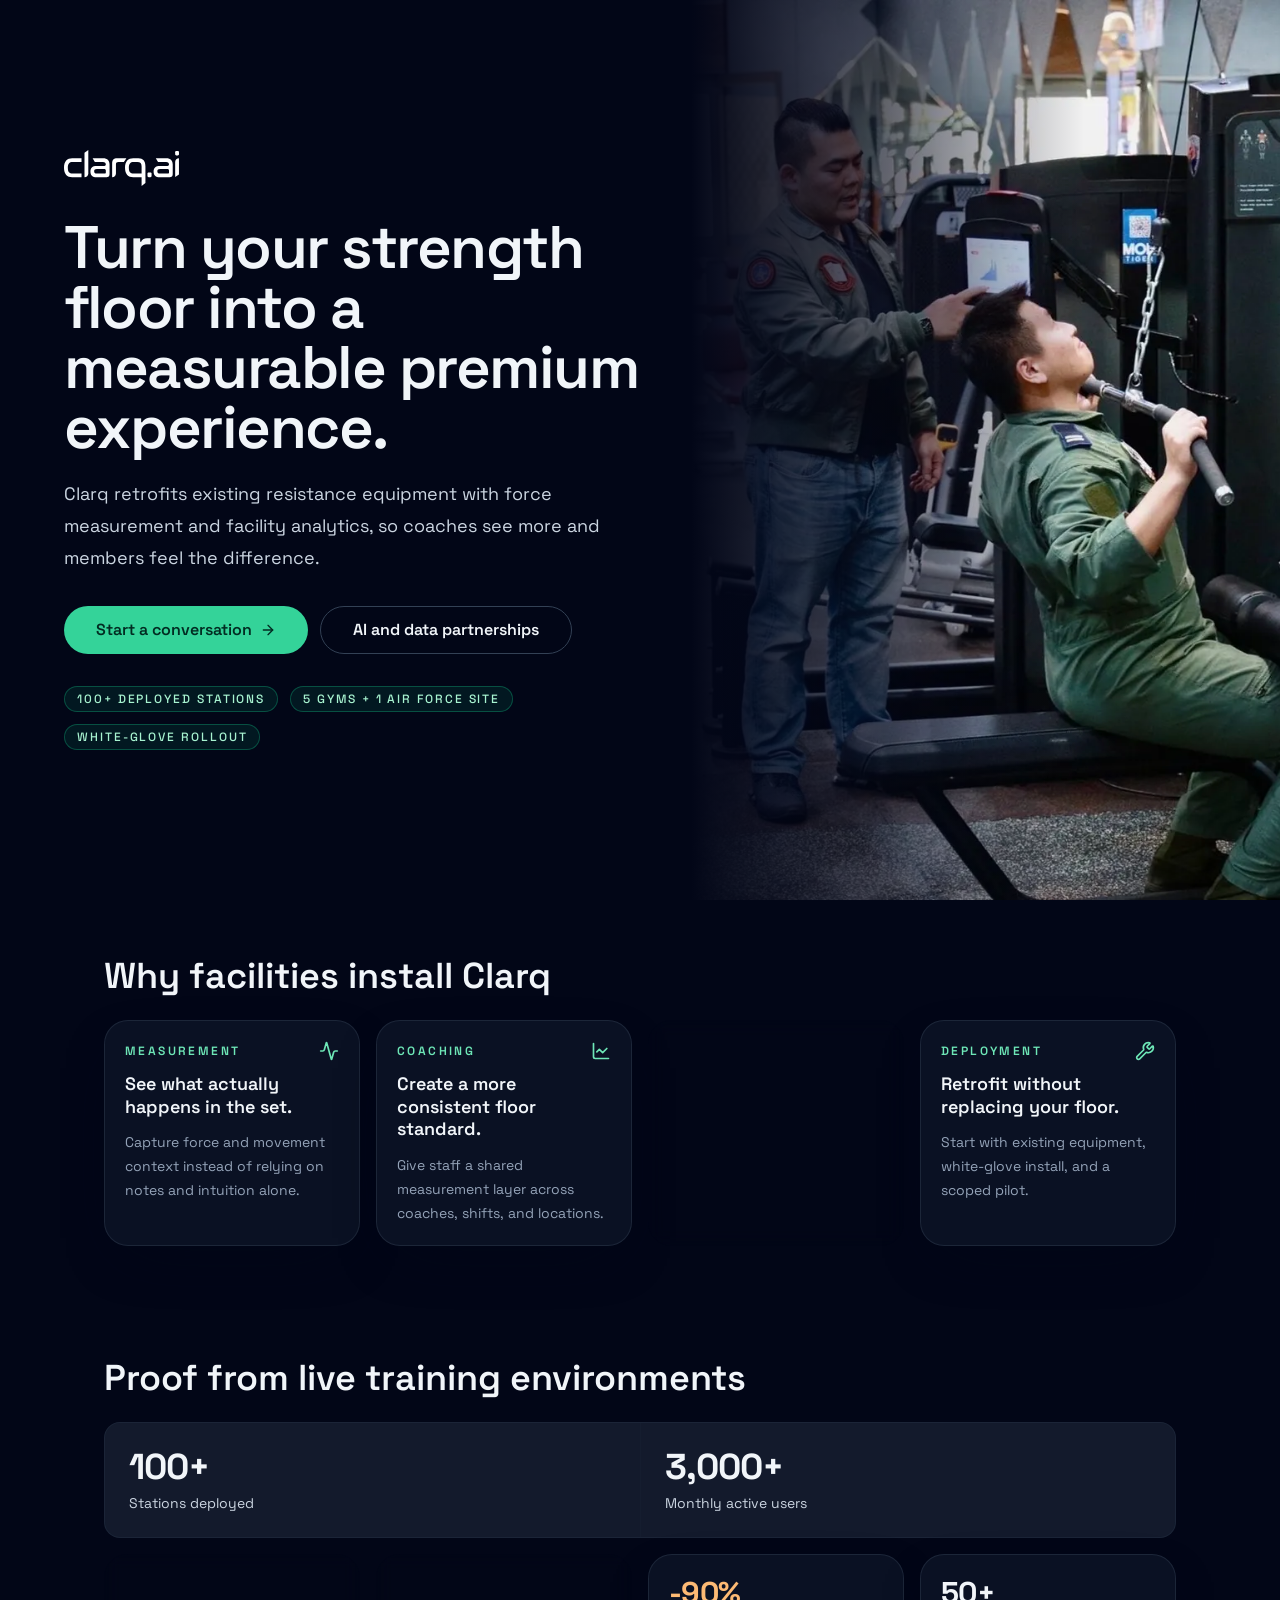
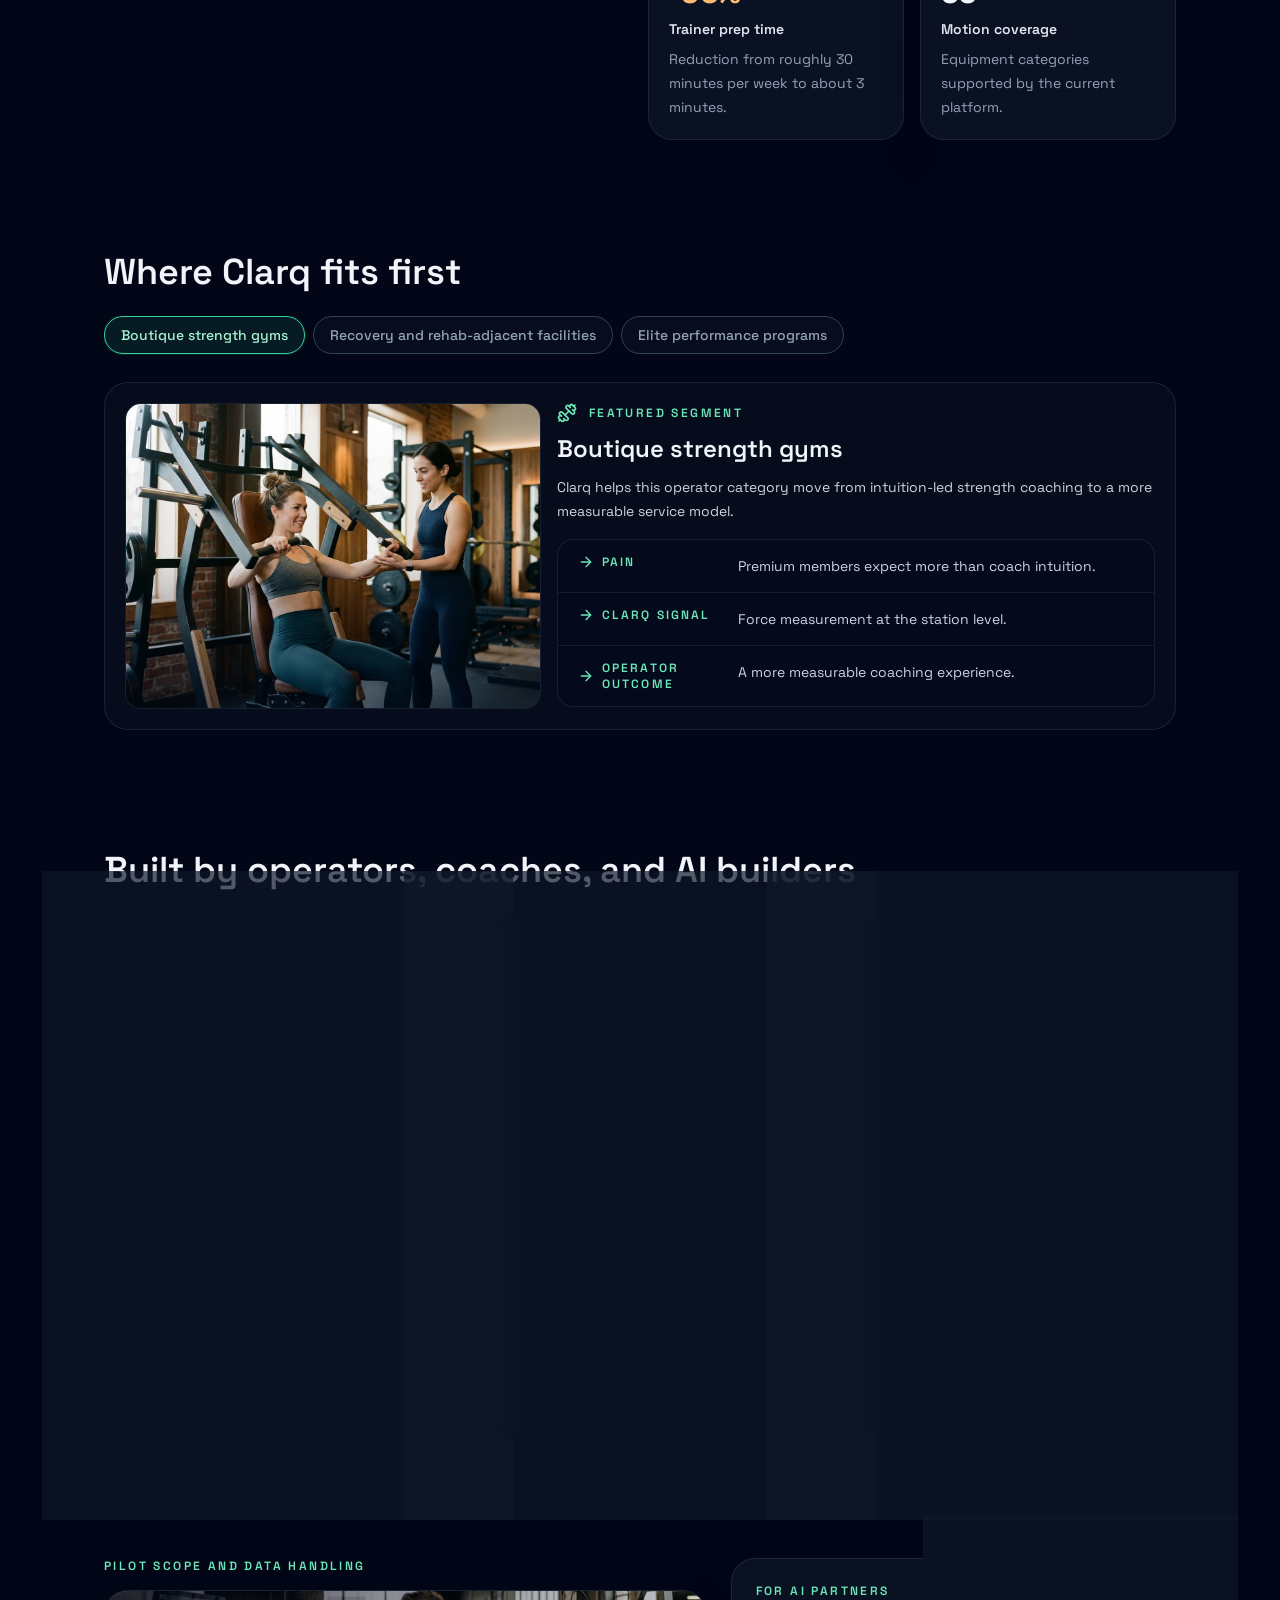
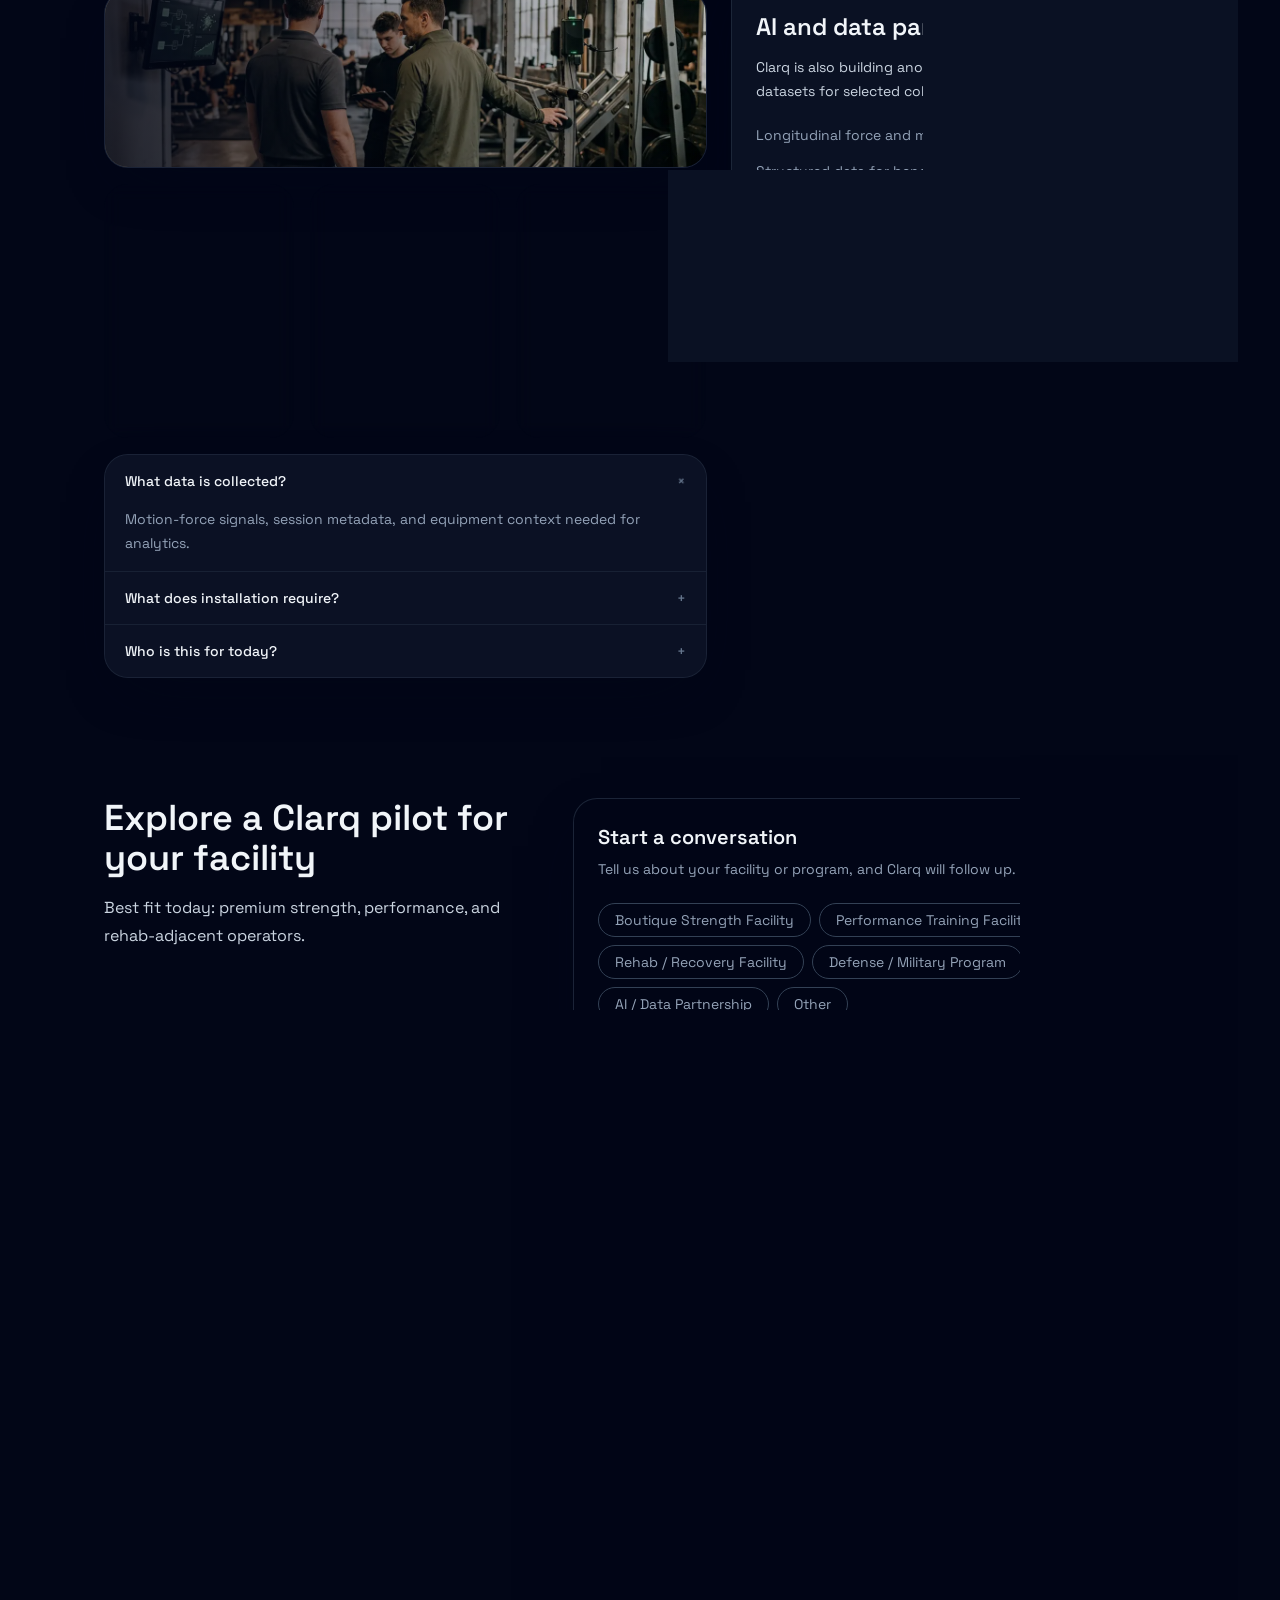
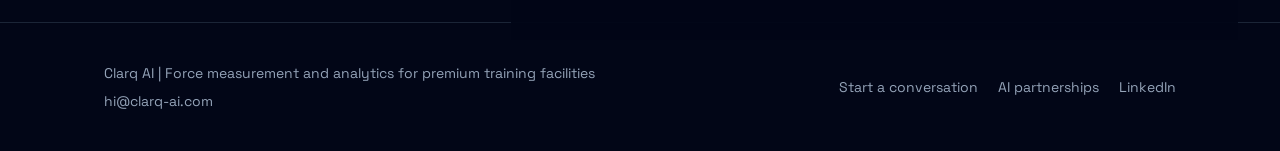
<file: index.html>
<!doctype html>
<html lang="en">
  <head>
    <meta charset="UTF-8" />
    <meta name="viewport" content="width=device-width, initial-scale=1.0" />
    <script>document.documentElement.classList.add('js')</script>
    <title>Clarq.ai | Force Measurement Platform for Premium Training Facilities</title>
    <meta name="description" content="Clarq retrofits commercial strength equipment with force measurement and facility analytics for premium operators." />
    <meta name="keywords" content="force intelligence platform, human force data, gym performance analytics, sensorized resistance equipment, strength training force analytics, facility performance measurement" />
    <meta name="robots" content="index, follow, max-image-preview:large" />
    <meta name="theme-color" content="#020617" />
    <meta name="application-name" content="Clarq.ai" />
    <link rel="canonical" href="https://clarq-ai.com/" />
    <link rel="icon" type="image/png" href="brand/clarq-logo-256.png" />
    <link rel="manifest" href="site.webmanifest" />

    <meta property="og:title" content="Clarq.ai | Force Measurement Platform for Premium Training Facilities" />
    <meta property="og:description" content="Retrofit existing equipment, capture force-based training signals, and bring measurement-first analytics into your facility." />
    <meta property="og:type" content="website" />
    <meta property="og:site_name" content="Clarq.ai" />
    <meta property="og:locale" content="en_US" />
    <meta property="og:url" content="https://clarq-ai.com/" />
    <meta property="og:image" content="https://clarq-ai.com/hero-training-facility.webp" />
    <meta property="og:image:secure_url" content="https://clarq-ai.com/hero-training-facility.webp" />
    <meta property="og:image:type" content="image/webp" />
    <meta property="og:image:alt" content="Clarq sensorized equipment deployed in a premium training facility" />
    <meta name="twitter:card" content="summary_large_image" />
    <meta name="twitter:title" content="Clarq.ai | Force Measurement Platform for Premium Training Facilities" />
    <meta name="twitter:description" content="Retrofit existing equipment, capture force-based training signals, and bring measurement-first analytics into your facility." />
    <meta name="twitter:url" content="https://clarq-ai.com/" />
    <meta name="twitter:image" content="https://clarq-ai.com/hero-training-facility.webp" />
    <meta name="twitter:image:alt" content="Clarq retrofit force measurement platform in a commercial gym setting" />

    <link rel="preconnect" href="https://fonts.googleapis.com" />
    <link rel="preconnect" href="https://fonts.gstatic.com" crossorigin />
    <link rel="stylesheet" href="https://fonts.googleapis.com/css2?family=Space+Grotesk:wght@400;500;600;700&display=swap" />
    <link rel="stylesheet" href="style.css" />

    <script type="application/ld+json">
      {
        "@context": "https://schema.org",
        "@type": "Organization",
        "@id": "https://clarq-ai.com/#organization",
        "name": "Clarq.ai",
        "url": "https://clarq-ai.com/",
        "description": "Clarq retrofits commercial strength equipment with force measurement and facility analytics for premium operators.",
        "logo": "https://clarq-ai.com/brand/clarq-logo-256.png",
        "sameAs": ["https://www.linkedin.com/company/clarq-ai"]
      }
    </script>
    <script type="application/ld+json">
      {
        "@context": "https://schema.org",
        "@type": "WebSite",
        "@id": "https://clarq-ai.com/#website",
        "url": "https://clarq-ai.com/",
        "name": "Clarq.ai",
        "description": "Clarq retrofits commercial strength equipment with force measurement and facility analytics for premium operators.",
        "inLanguage": "en-US",
        "publisher": { "@id": "https://clarq-ai.com/#organization" }
      }
    </script>
    <script type="application/ld+json">
      {
        "@context": "https://schema.org",
        "@type": "FAQPage",
        "mainEntity": [
          { "@type": "Question", "name": "What data is collected?", "acceptedAnswer": { "@type": "Answer", "text": "Motion-force signals, session metadata, and equipment context needed for analytics." } },
          { "@type": "Question", "name": "What does installation require?", "acceptedAnswer": { "@type": "Answer", "text": "A scoped pilot with white-glove install, calibration, and staff onboarding." } },
          { "@type": "Question", "name": "Who is this for today?", "acceptedAnswer": { "@type": "Answer", "text": "Premium strength facilities, specialized performance programs, and rehab-adjacent operators." } }
        ]
      }
    </script>
    <script src="main.js" defer></script>
  </head>
  <body>
    <!-- Lucide icons (ISC license), paths copied from the v1 bundle -->
    <svg width="0" height="0" style="position:absolute" aria-hidden="true">
      <symbol id="i-arrow-right" viewBox="0 0 24 24"><path d="M5 12h14"/><path d="m12 5 7 7-7 7"/></symbol>
      <symbol id="i-activity" viewBox="0 0 24 24"><path d="M22 12h-2.48a2 2 0 0 0-1.93 1.46l-2.35 8.36a.25.25 0 0 1-.48 0L9.24 2.18a.25.25 0 0 0-.48 0l-2.35 8.36A2 2 0 0 1 4.49 12H2"/></symbol>
      <symbol id="i-chart-line" viewBox="0 0 24 24"><path d="M3 3v16a2 2 0 0 0 2 2h16"/><path d="m19 9-5 5-4-4-3 3"/></symbol>
      <symbol id="i-sparkles" viewBox="0 0 24 24"><path d="M11.017 2.814a1 1 0 0 1 1.966 0l1.051 5.558a2 2 0 0 0 1.594 1.594l5.558 1.051a1 1 0 0 1 0 1.966l-5.558 1.051a2 2 0 0 0-1.594 1.594l-1.051 5.558a1 1 0 0 1-1.966 0l-1.051-5.558a2 2 0 0 0-1.594-1.594l-5.558-1.051a1 1 0 0 1 0-1.966l5.558-1.051a2 2 0 0 0 1.594-1.594z"/><path d="M20 2v4"/><path d="M22 4h-4"/><circle cx="4" cy="20" r="2"/></symbol>
      <symbol id="i-wrench" viewBox="0 0 24 24"><path d="M14.7 6.3a1 1 0 0 0 0 1.4l1.6 1.6a1 1 0 0 0 1.4 0l3.106-3.105c.32-.322.863-.22.983.218a6 6 0 0 1-8.259 7.057l-7.91 7.91a1 1 0 0 1-2.999-3l7.91-7.91a6 6 0 0 1 7.057-8.259c.438.12.54.662.219.984z"/></symbol>
      <symbol id="i-dumbbell" viewBox="0 0 24 24"><path d="M17.596 12.768a2 2 0 1 0 2.829-2.829l-1.768-1.767a2 2 0 0 0 2.828-2.829l-2.828-2.828a2 2 0 0 0-2.829 2.828l-1.767-1.768a2 2 0 1 0-2.829 2.829z"/><path d="m2.5 21.5 1.4-1.4"/><path d="m20.1 3.9 1.4-1.4"/><path d="M5.343 21.485a2 2 0 1 0 2.829-2.828l1.767 1.768a2 2 0 1 0 2.829-2.829l-6.364-6.364a2 2 0 1 0-2.829 2.829l1.768 1.767a2 2 0 0 0-2.828 2.829z"/><path d="m9.6 14.4 4.8-4.8"/></symbol>
      <symbol id="i-heart-pulse" viewBox="0 0 24 24"><path d="M2 9.5a5.5 5.5 0 0 1 9.591-3.676.56.56 0 0 0 .818 0A5.49 5.49 0 0 1 22 9.5c0 2.29-1.5 4-3 5.5l-5.492 5.313a2 2 0 0 1-3 .019L5 15c-1.5-1.5-3-3.2-3-5.5"/><path d="M3.22 13H9.5l.5-1 2 4.5 2-7 1.5 3.5h5.27"/></symbol>
      <symbol id="i-trophy" viewBox="0 0 24 24"><path d="M10 14.66v1.626a2 2 0 0 1-.976 1.696A5 5 0 0 0 7 21.978"/><path d="M14 14.66v1.626a2 2 0 0 0 .976 1.696A5 5 0 0 1 17 21.978"/><path d="M18 9h1.5a1 1 0 0 0 0-5H18"/><path d="M4 22h16"/><path d="M6 9a6 6 0 0 0 12 0V3a1 1 0 0 0-1-1H7a1 1 0 0 0-1 1z"/><path d="M6 9H4.5a1 1 0 0 1 0-5H6"/></symbol>
      <symbol id="i-shield-check" viewBox="0 0 24 24"><path d="M20 13c0 5-3.5 7.5-7.66 8.95a1 1 0 0 1-.67-.01C7.5 20.5 4 18 4 13V6a1 1 0 0 1 1-1c2 0 4.5-1.2 6.24-2.72a1.17 1.17 0 0 1 1.52 0C14.51 3.81 17 5 19 5a1 1 0 0 1 1 1z"/><path d="m9 12 2 2 4-4"/></symbol>
      <symbol id="i-database" viewBox="0 0 24 24"><ellipse cx="12" cy="5" rx="9" ry="3"/><path d="M3 5V19A9 3 0 0 0 21 19V5"/><path d="M3 12A9 3 0 0 0 21 12"/></symbol>
    </svg>

    <header class="topnav" id="topnav">
      <div class="topnav-inner">
        <img src="brand/clarq-logotype.svg" alt="Clarq AI" class="topnav-logo" />
        <a href="#pilot-form" class="btn btn-sm">Start a conversation</a>
      </div>
    </header>

    <main>
      <!-- Hero -->
      <section class="hero">
        <div class="hero-mobile-bg" aria-hidden="true">
          <img src="hero-training-facility.webp" alt="" width="1440" height="1081" fetchpriority="high" decoding="async" />
        </div>

        <div class="hero-row">
          <div class="hero-copy">
            <div class="hero-copy-inner">
              <div class="enter" style="--d: 0s"><img src="brand/clarq-logotype.svg" alt="Clarq AI" class="hero-logo" /></div>
              <h1 class="hero-title enter" style="--d: 0.06s">Turn your strength floor into a measurable premium experience.</h1>
              <p class="hero-sub enter" style="--d: 0.12s">Clarq retrofits existing resistance equipment with force measurement and facility analytics, so coaches see more and members feel the difference.</p>
              <div class="hero-ctas enter" style="--d: 0.18s">
                <a href="#pilot-form" class="btn btn-lg btn-arrow">Start a conversation<svg class="icon"><use href="#i-arrow-right" /></svg></a>
                <a href="#ai-partnership" class="btn btn-lg btn-outline">AI and data partnerships</a>
              </div>
              <div class="hero-chips enter" style="--d: 0.24s">
                <span class="chip">100+ deployed stations</span>
                <span class="chip">5 gyms + 1 Air Force site</span>
                <span class="chip">White-glove rollout</span>
              </div>
            </div>
          </div>

          <div class="hero-media">
            <img src="hero-training-facility.webp" alt="CLQ-R01 sensor in commercial training facility" width="1440" height="1081" fetchpriority="high" decoding="async" />
            <div class="hero-media-fade"></div>
          </div>
        </div>
      </section>

      <!-- Value props -->
      <section class="section">
        <h2 class="section-title section-title-narrow reveal">Why facilities install Clarq</h2>
        <div class="grid-4">
          <article class="card card-hover p-5 reveal" style="--d: 0s">
            <div class="eyebrow-row"><p class="eyebrow">Measurement</p><svg class="icon icon-5 accent"><use href="#i-activity" /></svg></div>
            <p class="card-title">See what actually happens in the set.</p>
            <p class="card-body">Capture force and movement context instead of relying on notes and intuition alone.</p>
          </article>
          <article class="card card-hover p-5 reveal" style="--d: 0.06s">
            <div class="eyebrow-row"><p class="eyebrow">Coaching</p><svg class="icon icon-5 accent"><use href="#i-chart-line" /></svg></div>
            <p class="card-title">Create a more consistent floor standard.</p>
            <p class="card-body">Give staff a shared measurement layer across coaches, shifts, and locations.</p>
          </article>
          <article class="card card-hover p-5 reveal" style="--d: 0.12s">
            <div class="eyebrow-row"><p class="eyebrow">Member value</p><svg class="icon icon-5 accent"><use href="#i-sparkles" /></svg></div>
            <p class="card-title">Make progress easier to show.</p>
            <p class="card-body">Turn premium programming into something members can see and operators can defend.</p>
          </article>
          <article class="card card-hover p-5 reveal" style="--d: 0.18s">
            <div class="eyebrow-row"><p class="eyebrow">Deployment</p><svg class="icon icon-5 accent"><use href="#i-wrench" /></svg></div>
            <p class="card-title">Retrofit without replacing your floor.</p>
            <p class="card-body">Start with existing equipment, white-glove install, and a scoped pilot.</p>
          </article>
        </div>
      </section>

      <!-- Traction -->
      <section class="section">
        <h2 class="section-title reveal">Proof from live training environments</h2>
        <div class="metrics reveal" style="--d: 0.06s">
          <div class="metric"><span class="metric-value" data-count="100+">100+</span><p>Stations deployed</p></div>
          <div class="metric"><span class="metric-value" data-count="3,000+">3,000+</span><p>Monthly active users</p></div>
        </div>
        <div class="grid-4 grid-4-sm mt-4">
          <article class="card card-hover p-5 reveal" style="--d: 0.1s">
            <span class="result-value up" data-count="+70%">+70%</span>
            <p class="result-label">Assessment accuracy</p>
            <p class="card-body">Improvement in maximum muscle strength assessment accuracy.</p>
          </article>
          <article class="card card-hover p-5 reveal" style="--d: 0.15s">
            <span class="result-value up" data-count="+30%">+30%</span>
            <p class="result-label">Training outcomes</p>
            <p class="card-body">Improvement in muscle growth versus constant-weight training.</p>
          </article>
          <article class="card card-hover p-5 reveal" style="--d: 0.2s">
            <span class="result-value down" data-count="-90%">-90%</span>
            <p class="result-label">Trainer prep time</p>
            <p class="card-body">Reduction from roughly 30 minutes per week to about 3 minutes.</p>
          </article>
          <article class="card card-hover p-5 reveal" style="--d: 0.25s">
            <span class="result-value" data-count="50+">50+</span>
            <p class="result-label">Motion coverage</p>
            <p class="card-body">Equipment categories supported by the current platform.</p>
          </article>
        </div>
      </section>

      <!-- Use cases -->
      <section class="section">
        <h2 class="section-title section-title-narrow reveal">Where Clarq fits first</h2>
        <div class="tabs-scroll reveal" style="--d: 0.06s">
          <div class="tabs" role="tablist">
            <button type="button" class="tab is-active" data-tab="0" aria-pressed="true">Boutique strength gyms</button>
            <button type="button" class="tab" data-tab="1" aria-pressed="false">Recovery and rehab-adjacent facilities</button>
            <button type="button" class="tab" data-tab="2" aria-pressed="false">Elite performance programs</button>
          </div>
        </div>

        <div class="usecase-panels">
          <div class="usecase-panel is-active" data-panel="0">
            <div class="usecase-grid">
              <div class="usecase-image">
                <img src="use-cases/boutique-strength.webp" alt="Coach and member training on guided resistance equipment in a boutique strength gym" loading="lazy" decoding="async" width="1200" height="896" />
              </div>
              <div class="usecase-copy">
                <div class="segment-intro">
                  <div class="segment-eyebrow"><svg class="icon icon-5"><use href="#i-dumbbell" /></svg><p>Featured segment</p></div>
                  <h3>Boutique strength gyms</h3>
                  <p>Clarq helps this operator category move from intuition-led strength coaching to a more measurable service model.</p>
                </div>
                <div class="spec-rows">
                  <article><div class="spec-label"><svg class="icon icon-4"><use href="#i-arrow-right" /></svg><p>Pain</p></div><p>Premium members expect more than coach intuition.</p></article>
                  <article><div class="spec-label"><svg class="icon icon-4"><use href="#i-arrow-right" /></svg><p>Clarq signal</p></div><p>Force measurement at the station level.</p></article>
                  <article><div class="spec-label"><svg class="icon icon-4"><use href="#i-arrow-right" /></svg><p>Operator outcome</p></div><p>A more measurable coaching experience.</p></article>
                </div>
              </div>
            </div>
          </div>

          <div class="usecase-panel" data-panel="1" hidden>
            <div class="usecase-grid">
              <div class="usecase-image">
                <img src="use-cases/recovery-rehab.webp" alt="Coach guiding a client through a measured resistance movement in a bright recovery studio" loading="lazy" decoding="async" width="1200" height="896" />
              </div>
              <div class="usecase-copy">
                <div class="segment-intro">
                  <div class="segment-eyebrow"><svg class="icon icon-5"><use href="#i-heart-pulse" /></svg><p>Featured segment</p></div>
                  <h3>Recovery and rehab-adjacent facilities</h3>
                  <p>Clarq helps this operator category move from intuition-led strength coaching to a more measurable service model.</p>
                </div>
                <div class="spec-rows">
                  <article><div class="spec-label"><svg class="icon icon-4"><use href="#i-arrow-right" /></svg><p>Pain</p></div><p>Progression is hard to standardize across staff.</p></article>
                  <article><div class="spec-label"><svg class="icon icon-4"><use href="#i-arrow-right" /></svg><p>Clarq signal</p></div><p>Longitudinal force profiles over time.</p></article>
                  <article><div class="spec-label"><svg class="icon icon-4"><use href="#i-arrow-right" /></svg><p>Operator outcome</p></div><p>Cleaner progress reviews and handoffs.</p></article>
                </div>
              </div>
            </div>
          </div>

          <div class="usecase-panel" data-panel="2" hidden>
            <div class="usecase-grid">
              <div class="usecase-image">
                <img src="use-cases/elite-performance.webp" alt="Coach observing an athlete during a machine-based strength test" loading="lazy" decoding="async" width="1200" height="896" />
              </div>
              <div class="usecase-copy">
                <div class="segment-intro">
                  <div class="segment-eyebrow"><svg class="icon icon-5"><use href="#i-trophy" /></svg><p>Featured segment</p></div>
                  <h3>Elite performance programs</h3>
                  <p>Clarq helps this operator category move from intuition-led strength coaching to a more measurable service model.</p>
                </div>
                <div class="spec-rows">
                  <article><div class="spec-label"><svg class="icon icon-4"><use href="#i-arrow-right" /></svg><p>Pain</p></div><p>High-value athletes need more precise feedback.</p></article>
                  <article><div class="spec-label"><svg class="icon icon-4"><use href="#i-arrow-right" /></svg><p>Clarq signal</p></div><p>Structured force-time benchmarks.</p></article>
                  <article><div class="spec-label"><svg class="icon icon-4"><use href="#i-arrow-right" /></svg><p>Operator outcome</p></div><p>Sharper load management decisions.</p></article>
                </div>
              </div>
            </div>
          </div>
        </div>
      </section>

      <!-- Team -->
      <section class="section section-team">
        <h2 class="section-title">Built by operators, coaches, and AI builders</h2>
        <div class="grid-3">
          <article class="team-card">
            <img src="team/roger-li.webp" alt="Roger Li" loading="lazy" decoding="async" width="720" height="720" class="team-photo" />
            <div class="team-body">
              <p class="team-name">Roger Li</p>
              <p class="team-role">Co-Founder, CEO</p>
              <p class="team-bio">Strength coach and product builder focused on facility deployment.</p>
              <ul class="team-cred"><li>IFBB Pro Judge</li><li>ACSM Master Trainer</li></ul>
              <div class="team-logos">
                <img src="logos/acsm.png" alt="American College of Sports Medicine" loading="lazy" decoding="async" />
                <img src="logos/issn.png" alt="International Society of Sports Nutrition" loading="lazy" decoding="async" />
              </div>
            </div>
          </article>
          <article class="team-card">
            <img src="team/harry-hsu.webp" alt="Harry Hsu" loading="lazy" decoding="async" width="720" height="720" class="team-photo" />
            <div class="team-body">
              <p class="team-name">Harry Hsu</p>
              <p class="team-role">Co-Founder, CTO</p>
              <p class="team-bio">Leads Clarq sensing, analytics, and production AI systems.</p>
              <ul class="team-cred"><li>Ph.D. MIT - AI and Healthcare</li><li>Google Health</li><li>Applied ML systems</li></ul>
              <div class="team-logos">
                <img src="logos/mit.png" alt="MIT" loading="lazy" decoding="async" />
                <img src="logos/google.png" alt="Google" loading="lazy" decoding="async" />
              </div>
            </div>
          </article>
          <article class="team-card">
            <img src="team/hubert-tsai.webp" alt="Hubert Tsai" loading="lazy" decoding="async" width="720" height="720" class="team-photo" />
            <div class="team-body">
              <p class="team-name">Hubert Tsai</p>
              <p class="team-role">Co-Founder</p>
              <p class="team-bio">Brings AI, robotics, and productization depth to the data layer.</p>
              <ul class="team-cred"><li>Ph.D. Carnegie Mellon - AI/ML</li><li>Apple robotics and spatial computing</li></ul>
              <div class="team-logos">
                <img src="logos/cmu.png" alt="Carnegie Mellon University" loading="lazy" decoding="async" />
                <img src="logos/apple.png" alt="Apple" loading="lazy" decoding="async" />
              </div>
            </div>
          </article>
        </div>
      </section>

      <!-- Trust + FAQ + AI partnership -->
      <section class="section">
        <div class="bottom-grid">
          <div class="stack-4">
            <p class="eyebrow reveal">Pilot scope and data handling</p>

            <div class="ambient reveal" style="--d: 0.04s">
              <img src="trust/pilot-scope-ambient.webp" alt="Retrofitted resistance equipment being installed in a live training facility" loading="lazy" decoding="async" width="1280" height="714" />
            </div>

            <div class="grid-3">
              <article class="card card-hover p-5 reveal" style="--d: 0.08s">
                <svg class="icon icon-5 accent"><use href="#i-wrench" /></svg>
                <p class="trust-title">White-glove rollout</p>
                <p class="card-body mt-2">Install, calibration, and staff onboarding are part of the pilot scope.</p>
              </article>
              <article class="card card-hover p-5 reveal" style="--d: 0.13s">
                <svg class="icon icon-5 accent"><use href="#i-shield-check" /></svg>
                <p class="trust-title">Participant notice</p>
                <p class="card-body mt-2">Facilities own consent and notice inside their operating workflows.</p>
              </article>
              <article class="card card-hover p-5 reveal" style="--d: 0.18s">
                <svg class="icon icon-5 accent"><use href="#i-database" /></svg>
                <p class="trust-title">Anonymized aggregation</p>
                <p class="card-body mt-2">Benchmarking and partnership datasets are separated from direct facility identifiers.</p>
              </article>
            </div>

            <div class="faq reveal" style="--d: 0.16s">
              <div class="faq-item is-open">
                <button type="button" class="faq-q" aria-expanded="true">What data is collected?<span class="faq-plus" aria-hidden="true">+</span></button>
                <div class="faq-a"><div><p>Motion-force signals, session metadata, and equipment context needed for analytics.</p></div></div>
              </div>
              <div class="faq-item">
                <button type="button" class="faq-q" aria-expanded="false">What does installation require?<span class="faq-plus" aria-hidden="true">+</span></button>
                <div class="faq-a"><div><p>A scoped pilot with white-glove install, calibration, and staff onboarding.</p></div></div>
              </div>
              <div class="faq-item">
                <button type="button" class="faq-q" aria-expanded="false">Who is this for today?<span class="faq-plus" aria-hidden="true">+</span></button>
                <div class="faq-a"><div><p>Premium strength facilities, specialized performance programs, and rehab-adjacent operators.</p></div></div>
              </div>
            </div>
          </div>

          <div class="reveal" style="--d: 0.08s">
            <div class="card card-hover p-6" id="ai-partnership">
              <p class="eyebrow">For AI partners</p>
              <h2 class="partner-title">AI and data partnerships</h2>
              <p class="partner-body">Clarq is also building anonymized longitudinal force datasets for selected collaboration work.</p>
              <ul class="partner-points">
                <li>Longitudinal force and motion context</li>
                <li>Structured data for benchmarking and evaluation</li>
              </ul>
              <a href="#pilot-form" class="btn btn-lg btn-arrow btn-block mt-6" data-request-role="AI / Data Partnership">Start a partnership inquiry<svg class="icon"><use href="#i-arrow-right" /></svg></a>
            </div>
          </div>
        </div>
      </section>

      <!-- Final CTA + form -->
      <section class="section section-final">
        <div class="final-grid">
          <div class="final-copy">
            <h2 class="section-title">Explore a Clarq pilot for your facility</h2>
            <p>Best fit today: premium strength, performance, and rehab-adjacent operators.</p>
          </div>

          <div id="pilot-form">
            <div class="card form-card reveal">
              <div class="form-head">
                <h3>Start a conversation</h3>
                <p>Tell us about your facility or program, and Clarq will follow up.</p>
              </div>
              <div class="form-content">
                <div class="role-chips">
                  <button type="button" class="role-chip" data-role="Boutique Strength Facility">Boutique Strength Facility</button>
                  <button type="button" class="role-chip" data-role="Performance Training Facility">Performance Training Facility</button>
                  <button type="button" class="role-chip" data-role="Rehab / Recovery Facility">Rehab / Recovery Facility</button>
                  <button type="button" class="role-chip" data-role="Defense / Military Program">Defense / Military Program</button>
                  <button type="button" class="role-chip" data-role="AI / Data Partnership">AI / Data Partnership</button>
                  <button type="button" class="role-chip" data-role="Other">Other</button>
                </div>

                <p class="form-success" hidden>Thanks. Your note has been captured, and Clarq will follow up soon.</p>

                <form class="pilot-form" novalidate>
                  <input type="hidden" name="role" />
                  <div class="field">
                    <label for="pilot-form-name">Full name</label>
                    <input id="pilot-form-name" name="name" placeholder="Full name" autocomplete="name" required aria-required="true" />
                    <p class="field-error" data-error="name" hidden></p>
                  </div>
                  <div class="field">
                    <label for="pilot-form-email">Work email</label>
                    <input id="pilot-form-email" name="email" type="email" placeholder="name@company.com" autocomplete="email" required aria-required="true" />
                    <p class="field-error" data-error="email" hidden></p>
                  </div>
                  <div class="field">
                    <label for="pilot-form-company">Company or facility</label>
                    <input id="pilot-form-company" name="company" placeholder="Company or facility" autocomplete="organization" />
                  </div>
                  <div class="field">
                    <label for="pilot-form-message">What are you exploring?</label>
                    <textarea id="pilot-form-message" name="message" rows="3" placeholder="Tell us about your facility, pilot goals, or partnership interest."></textarea>
                  </div>
                  <div class="field">
                    <label for="pilot-form-consent" class="consent">
                      <input id="pilot-form-consent" name="consent" type="checkbox" required />
                      I consent to Clarq contacting me about this pilot inquiry and storing my details for follow-up.
                    </label>
                    <p class="field-error" data-error="consent" hidden></p>
                  </div>
                  <p class="field-error form-error" hidden>
                    Something went wrong. Please try again or email <a href="mailto:hi@clarq-ai.com">hi@clarq-ai.com</a>.
                  </p>
                  <button type="submit" class="btn btn-block">Start a conversation</button>
                </form>
              </div>
            </div>
          </div>
        </div>
      </section>
    </main>

    <footer class="footer">
      <div class="footer-inner">
        <div>
          <p>Clarq AI | Force measurement and analytics for premium training facilities</p>
          <a href="mailto:hi@clarq-ai.com" class="footer-mail">hi@clarq-ai.com</a>
        </div>
        <div class="footer-links">
          <a href="#pilot-form">Start a conversation</a>
          <a href="#ai-partnership">AI partnerships</a>
          <a href="https://www.linkedin.com/company/clarq-ai" target="_blank" rel="noreferrer">LinkedIn</a>
        </div>
      </div>
    </footer>
  </body>
</html>
</file>
<file: style.css>
/* Clarq landing page v2 — plain CSS port of the v1 Tailwind build.
   Colors are Tailwind's slate / emerald palette plus v1's custom "electric". */

:root {
  color-scheme: dark;

  --slate-950: 2 6 23;
  --slate-900: 15 23 42;
  --slate-800: 30 41 59;
  --slate-700: 51 65 85;
  --slate-500: 100 116 139;
  --slate-400: 148 163 184;
  --slate-300: 203 213 225;
  --slate-200: 226 232 240;
  --slate-100: 241 245 249;
  --emerald-200: 167 243 208;
  --emerald-300: 110 231 183;
  --emerald-400: 52 211 153;
  --emerald-500: 16 185 129;
  --emerald-950: 2 44 34;
  --electric-400: 6 182 212;
  --electric-500: 8 145 178;
  --orange-300: 253 186 116;
  --red-300: 252 165 165;

  --ease: cubic-bezier(0.22, 1, 0.36, 1);
  --shadow-card: 0 20px 60px -28px rgb(2 6 23 / 0.95);
  --ring: 0 0 0 2px rgb(var(--slate-950)), 0 0 0 4px rgb(var(--emerald-300));
}

/* ---------- reset (what Tailwind preflight gave v1) ---------- */

*,
*::before,
*::after {
  box-sizing: border-box;
  border: 0 solid;
}

html {
  line-height: 1.5;
  -webkit-text-size-adjust: 100%;
}

body {
  margin: 0;
  min-width: 320px;
  min-height: 100vh;
  font-family: 'Space Grotesk', system-ui, sans-serif;
  background:
    radial-gradient(1100px 700px at 100% -20%, rgb(6 182 212 / 0.18), transparent 55%),
    radial-gradient(900px 550px at 0% 0%, rgb(16 185 129 / 0.14), transparent 60%),
    #020617;
  color: rgb(var(--slate-200));
  isolation: isolate;
}

h1,
h2,
h3,
p,
ul {
  margin: 0;
}

h1,
h2,
h3 {
  font-size: inherit;
  font-weight: inherit;
}

ul {
  list-style: none;
  padding: 0;
}

img,
svg {
  display: block;
}

img {
  max-width: 100%;
  height: auto;
}

a {
  color: inherit;
  text-decoration: none;
}

button,
input,
textarea {
  font: inherit;
  color: inherit;
  margin: 0;
}

button {
  background: transparent;
  cursor: pointer;
  padding: 0;
}

[hidden] {
  display: none !important;
}

/* ---------- icons ---------- */

.icon {
  width: 1rem;
  height: 1rem;
  flex-shrink: 0;
  fill: none;
  stroke: currentColor;
  stroke-width: 2;
  stroke-linecap: round;
  stroke-linejoin: round;
}

.icon-4 {
  width: 1rem;
  height: 1rem;
}

.icon-5 {
  width: 1.25rem;
  height: 1.25rem;
}

.accent {
  color: rgb(var(--emerald-300));
}

/* ---------- shared building blocks ---------- */

.section {
  width: 100%;
  max-width: 72rem;
  margin: 0 auto;
  padding: 3rem 1.5rem;
}

.section-team {
  padding-top: 3.5rem;
  padding-bottom: 3.5rem;
}

.section-title {
  font-size: 1.875rem;
  line-height: 2.25rem;
  font-weight: 600;
  color: rgb(var(--slate-100));
}

.section-title-narrow {
  max-width: 42rem;
}

.eyebrow {
  font-size: 0.75rem;
  line-height: 1rem;
  font-weight: 600;
  text-transform: uppercase;
  letter-spacing: 0.2em;
  color: rgb(var(--emerald-300));
}

.card {
  border-radius: 1.5rem;
  border: 1px solid rgb(var(--slate-800) / 0.9);
  background: rgb(var(--slate-900) / 0.7);
  box-shadow: var(--shadow-card);
  -webkit-backdrop-filter: blur(8px);
  backdrop-filter: blur(8px);
  transition:
    transform 0.2s var(--ease),
    border-color 0.2s,
    background-color 0.2s;
}

.card-hover:hover {
  transform: translateY(-4px);
  border-color: rgb(var(--slate-700) / 0.9);
  background: rgb(var(--slate-900) / 0.8);
}

.p-5 {
  padding: 1.25rem;
}

.p-6 {
  padding: 1.5rem;
}

.mt-2 {
  margin-top: 0.5rem;
}

.mt-4 {
  margin-top: 1rem;
}

.mt-6 {
  margin-top: 1.5rem;
}

.card-title {
  margin-top: 0.75rem;
  font-size: 1.125rem;
  line-height: 1.25;
  font-weight: 600;
  color: rgb(var(--slate-100));
}

.card-body {
  margin-top: 0.75rem;
  font-size: 0.875rem;
  line-height: 1.5rem;
  color: rgb(var(--slate-400));
}

.card-body.mt-2 {
  margin-top: 0.5rem;
}

.eyebrow-row {
  display: flex;
  align-items: center;
  justify-content: space-between;
  gap: 0.75rem;
}

.grid-4,
.grid-3 {
  display: grid;
  gap: 1rem;
  margin-top: 1.5rem;
}

.grid-4.mt-4 {
  margin-top: 1rem;
}

.stack-4 > .grid-3 {
  margin-top: 0;
}

/* ---------- buttons ---------- */

.btn {
  display: inline-flex;
  align-items: center;
  justify-content: center;
  gap: 0.5rem;
  height: 2.75rem;
  padding: 0 1.5rem;
  white-space: nowrap;
  border-radius: 9999px;
  font-size: 0.875rem;
  font-weight: 600;
  background: rgb(var(--emerald-400));
  color: rgb(var(--emerald-950));
  transition: all 0.2s;
}

.btn:hover {
  background: rgb(var(--emerald-300));
}

.btn:focus-visible,
.tab:focus-visible,
.role-chip:focus-visible {
  outline: none;
  box-shadow: var(--ring);
}

.btn:disabled {
  pointer-events: none;
  opacity: 0.4;
}

.btn-sm {
  height: 2.25rem;
  padding: 0 1rem;
}

.btn-lg {
  height: 3rem;
  padding: 0 2rem;
  font-size: 1rem;
}

.btn-outline {
  border: 1px solid rgb(var(--slate-700));
  background: transparent;
  color: rgb(var(--slate-100));
}

.btn-outline:hover {
  background: transparent;
  border-color: rgb(var(--electric-400));
}

.btn-block {
  width: 100%;
}

.btn-arrow .icon {
  transition: transform 0.2s;
}

.btn-arrow:hover .icon,
.btn-arrow:focus-visible .icon {
  transform: translateX(2px);
}

/* ---------- top nav ---------- */

.topnav {
  position: fixed;
  top: 0;
  z-index: 30;
  width: 100%;
  border-bottom: 1px solid rgb(var(--slate-800) / 0.8);
  background: rgb(var(--slate-950) / 0.9);
  -webkit-backdrop-filter: blur(8px);
  backdrop-filter: blur(8px);
  opacity: 0;
  transform: translateY(-14px);
  pointer-events: none;
  transition:
    opacity 0.24s var(--ease),
    transform 0.24s var(--ease);
}

.topnav.is-visible {
  opacity: 1;
  transform: none;
  pointer-events: auto;
}

.topnav-inner {
  display: flex;
  align-items: center;
  justify-content: space-between;
  gap: 1rem;
  max-width: 72rem;
  margin: 0 auto;
  padding: 1rem 1.5rem;
}

.topnav-logo {
  height: 2rem;
  width: auto;
}

/* ---------- hero ---------- */

.hero {
  position: relative;
  overflow: hidden;
  background: rgb(var(--slate-950));
}

.hero-mobile-bg {
  position: absolute;
  inset: 0;
}

.hero-mobile-bg img {
  width: 100%;
  height: 100%;
  object-fit: cover;
  object-position: 25% center;
}

.hero-mobile-bg::after {
  content: '';
  position: absolute;
  inset: 0;
  background: rgb(var(--slate-950) / 0.8);
}

.hero-row {
  position: relative;
  display: flex;
  flex-direction: column;
  min-height: 100vh;
  min-height: 100svh;
}

.hero-copy {
  display: flex;
  flex: 1;
  align-items: center;
  padding: 1rem 1.5rem 2.5rem;
}

.hero-copy-inner {
  width: 100%;
  max-width: 42rem;
}

.hero-logo {
  height: 2.25rem;
  width: auto;
  margin-bottom: 1.5rem;
}

.hero-title {
  max-width: 56rem;
  font-size: 2.25rem;
  line-height: 2.5rem;
  font-weight: 600;
  letter-spacing: -0.025em;
  color: rgb(var(--slate-100));
}

.hero-sub {
  max-width: 42rem;
  margin-top: 1rem;
  font-size: 1rem;
  line-height: 1.75rem;
  color: rgb(var(--slate-300));
}

.hero-ctas {
  display: flex;
  flex-wrap: wrap;
  align-items: center;
  gap: 0.75rem;
  margin-top: 1.25rem;
}

.hero-ctas .btn {
  width: 100%;
}

.hero-chips {
  display: flex;
  flex-wrap: wrap;
  gap: 0.625rem;
  margin-top: 1rem;
}

.chip {
  display: inline-flex;
  align-items: center;
  padding: 0.25rem 0.75rem;
  border-radius: 9999px;
  border: 1px solid rgb(var(--emerald-500) / 0.35);
  background: rgb(var(--emerald-500) / 0.1);
  color: rgb(var(--emerald-200));
  font-size: 0.75rem;
  line-height: 1rem;
  font-weight: 500;
  text-transform: uppercase;
  letter-spacing: 0.16em;
  transition: transform 0.18s var(--ease);
}

.chip:hover {
  transform: translateY(-2px);
}

.hero-media {
  position: relative;
  display: none;
}

.hero-media img {
  position: absolute;
  inset: 0;
  width: 100%;
  height: 100%;
  object-fit: cover;
  object-position: 25% center;
}

.hero-media-fade {
  position: absolute;
  top: 0;
  bottom: 0;
  left: 0;
  width: 66.666%;
  background: linear-gradient(to right, rgb(var(--slate-950)), rgb(var(--slate-950) / 0.6), transparent);
}

/* ---------- traction ---------- */

.metrics {
  display: grid;
  gap: 1px;
  margin-top: 1.5rem;
  overflow: hidden;
  border-radius: 1rem;
  border: 1px solid rgb(var(--slate-800) / 0.7);
  background: rgb(var(--slate-800) / 0.7);
}

.metric {
  padding: 1.5rem;
  background: rgb(var(--slate-900) / 0.4);
}

.metric-value {
  font-size: 2.25rem;
  line-height: 2.5rem;
  font-weight: 700;
  letter-spacing: -0.025em;
  color: rgb(var(--slate-100));
}

.metric p {
  margin-top: 0.375rem;
  font-size: 0.875rem;
  line-height: 1.25rem;
  color: rgb(var(--slate-300));
}

.result-value {
  font-size: 1.875rem;
  line-height: 2.25rem;
  font-weight: 700;
  letter-spacing: -0.025em;
  color: rgb(var(--slate-100));
}

.result-value.up {
  color: rgb(var(--emerald-300));
}

.result-value.down {
  color: rgb(var(--orange-300));
}

.result-label {
  margin-top: 0.5rem;
  font-size: 0.875rem;
  line-height: 1.25rem;
  font-weight: 600;
  color: rgb(var(--slate-200));
}

.result-label + .card-body {
  margin-top: 0.5rem;
}

/* ---------- use cases ---------- */

.tabs-scroll {
  margin: 1.5rem -1.5rem 0;
  padding: 0 1.5rem 0.5rem;
  overflow-x: auto;
}

.tabs {
  display: flex;
  gap: 0.5rem;
  min-width: max-content;
}

.tab {
  padding: 0.5rem 1rem;
  border-radius: 9999px;
  border: 1px solid rgb(var(--slate-700));
  background: rgb(var(--slate-900) / 0.4);
  color: rgb(var(--slate-400));
  font-size: 0.875rem;
  line-height: 1.25rem;
  font-weight: 500;
  transition: all 0.2s;
}

.tab:hover {
  transform: translateY(-2px);
  border-color: rgb(var(--slate-500));
  color: rgb(var(--slate-200));
}

.tab.is-active {
  border-color: rgb(var(--emerald-400));
  background: rgb(var(--emerald-400) / 0.1);
  color: rgb(var(--emerald-200));
  box-shadow: 0 0 0 1px rgb(52 211 153 / 0.15);
}

.usecase-panels {
  margin-top: 1.25rem;
  overflow: hidden;
}

.usecase-panel {
  padding: 1rem;
  border-radius: 1.5rem;
  border: 1px solid rgb(var(--slate-800) / 0.8);
  background: rgb(var(--slate-900) / 0.4);
  box-shadow: var(--shadow-card);
}

.usecase-panel.is-entering {
  animation: panel-in 0.24s var(--ease) both;
}

@keyframes panel-in {
  from {
    opacity: 0;
    transform: translateY(10px);
  }
}

.usecase-grid {
  display: grid;
  gap: 1rem;
}

.usecase-image {
  position: relative;
  overflow: hidden;
  border-radius: 1rem;
  border: 1px solid rgb(var(--slate-800) / 0.7);
  background: rgb(var(--slate-950) / 0.4);
  transition: transform 0.18s var(--ease);
}

.usecase-image:hover {
  transform: translateY(-3px);
}

.usecase-image img {
  width: 100%;
  height: 9rem;
  object-fit: cover;
}

.usecase-image::after {
  content: '';
  position: absolute;
  inset: 0;
  background: linear-gradient(to top, rgb(var(--slate-950) / 0.55), rgb(var(--slate-950) / 0.05), transparent);
}

.usecase-copy {
  display: flex;
  flex-direction: column;
  gap: 1rem;
}

.segment-intro {
  display: flex;
  flex-direction: column;
  gap: 0.625rem;
}

.segment-eyebrow {
  display: flex;
  align-items: center;
  gap: 0.75rem;
  color: rgb(var(--emerald-300));
}

.segment-eyebrow p,
.spec-label p {
  font-size: 0.75rem;
  line-height: 1rem;
  font-weight: 600;
  text-transform: uppercase;
  letter-spacing: 0.2em;
}

.segment-intro h3 {
  font-size: 1.5rem;
  line-height: 2rem;
  font-weight: 600;
  color: rgb(var(--slate-100));
}

.segment-intro > p {
  max-width: 42rem;
  font-size: 0.875rem;
  line-height: 1.5rem;
  color: rgb(var(--slate-300));
}

.spec-rows {
  overflow: hidden;
  border-radius: 1rem;
  border: 1px solid rgb(var(--slate-800) / 0.7);
  background: rgb(var(--slate-950) / 0.3);
}

.spec-rows article {
  display: grid;
  gap: 0.5rem;
  padding: 0.875rem 1rem;
}

.spec-rows article + article {
  border-top: 1px solid rgb(var(--slate-800) / 0.6);
}

.spec-label {
  display: flex;
  align-items: center;
  gap: 0.5rem;
  color: rgb(var(--emerald-300));
}

.spec-label p {
  letter-spacing: 0.18em;
}

.spec-rows article > p {
  font-size: 0.875rem;
  line-height: 1.5rem;
  color: rgb(var(--slate-300));
}

/* ---------- team ---------- */

.team-card {
  display: flex;
  flex-direction: column;
  overflow: hidden;
  border-radius: 1.5rem;
  border: 1px solid rgb(var(--slate-800) / 0.9);
  background: rgb(var(--slate-900) / 0.7);
  box-shadow: var(--shadow-card);
  -webkit-backdrop-filter: blur(8px);
  backdrop-filter: blur(8px);
}

.team-photo {
  width: 100%;
  height: 14rem;
  object-fit: cover;
  object-position: center 25%;
}

.team-body {
  display: flex;
  flex: 1;
  flex-direction: column;
  padding: 1.5rem;
}

.team-name {
  font-size: 1.125rem;
  line-height: 1.75rem;
  font-weight: 600;
  color: rgb(var(--slate-100));
}

.team-role {
  margin-top: 0.125rem;
  font-size: 0.875rem;
  line-height: 1.25rem;
  color: rgb(var(--slate-400));
}

.team-bio {
  margin-top: 0.75rem;
  font-size: 0.875rem;
  line-height: 1.5rem;
  color: rgb(var(--slate-300));
}

.team-cred {
  display: flex;
  flex-direction: column;
  gap: 0.375rem;
  margin-top: 1rem;
  font-size: 0.875rem;
  line-height: 1.25rem;
  color: rgb(var(--slate-400));
}

.team-logos {
  display: flex;
  flex-wrap: wrap;
  align-items: center;
  gap: 1rem;
  margin-top: 1.25rem;
}

.team-logos img {
  height: 2rem;
  width: auto;
  opacity: 0.85;
}

/* ---------- trust, FAQ, AI partnership ---------- */

.bottom-grid {
  display: grid;
  gap: 1.5rem;
}

.stack-4 {
  display: flex;
  flex-direction: column;
  gap: 1rem;
}

.ambient {
  position: relative;
  overflow: hidden;
  border-radius: 1.5rem;
  border: 1px solid rgb(var(--slate-800) / 0.8);
  background: rgb(var(--slate-900) / 0.55);
  box-shadow: var(--shadow-card);
  transition: transform 0.18s var(--ease);
}

.ambient:hover {
  transform: translateY(-3px);
}

.ambient img {
  width: 100%;
  height: 11rem;
  object-fit: cover;
}

.ambient::after {
  content: '';
  position: absolute;
  inset: 0;
  background: linear-gradient(to right, rgb(var(--slate-950) / 0.8), rgb(var(--slate-950) / 0.4), rgb(var(--slate-950) / 0.1));
}

.trust-title {
  margin-top: 1rem;
  font-size: 1rem;
  line-height: 1.5rem;
  font-weight: 600;
  color: rgb(var(--slate-100));
}

.faq {
  overflow: hidden;
  border-radius: 1.5rem;
  border: 1px solid rgb(var(--slate-800) / 0.8);
  background: rgb(var(--slate-900) / 0.55);
  box-shadow: var(--shadow-card);
}

.faq-item {
  background: rgb(var(--slate-900) / 0.4);
}

.faq-item + .faq-item {
  border-top: 1px solid rgb(var(--slate-800) / 0.7);
}

.faq-q {
  display: flex;
  width: 100%;
  align-items: center;
  justify-content: space-between;
  gap: 1rem;
  padding: 1rem 1.25rem;
  text-align: left;
  font-size: 0.875rem;
  line-height: 1.25rem;
  font-weight: 500;
  color: rgb(var(--slate-100));
  transition: background-color 0.2s;
}

.faq-q:hover {
  background: rgb(var(--slate-900) / 0.7);
}

.faq-q:focus-visible {
  outline: none;
  box-shadow: inset 0 0 0 2px rgb(var(--emerald-300));
}

.faq-plus {
  color: rgb(var(--slate-500));
  transition: transform 0.2s var(--ease);
}

.faq-item.is-open .faq-plus {
  transform: rotate(45deg);
}

/* grid-rows trick: animates to the content's natural height */
.faq-a {
  display: grid;
  grid-template-rows: 0fr;
  opacity: 0;
  transition:
    grid-template-rows 0.22s var(--ease),
    opacity 0.22s var(--ease);
}

.faq-a > div {
  overflow: hidden;
}

.faq-item.is-open .faq-a {
  grid-template-rows: 1fr;
  opacity: 1;
}

.faq-a p {
  padding: 0 1.25rem 1rem;
  font-size: 0.875rem;
  line-height: 1.5rem;
  color: rgb(var(--slate-400));
}

.partner-title {
  margin-top: 0.75rem;
  font-size: 1.5rem;
  line-height: 2rem;
  font-weight: 600;
  color: rgb(var(--slate-100));
}

.partner-body {
  margin-top: 0.75rem;
  font-size: 0.875rem;
  line-height: 1.5rem;
  color: rgb(var(--slate-300));
}

.partner-points {
  display: flex;
  flex-direction: column;
  gap: 0.75rem;
  margin-top: 1.25rem;
  font-size: 0.875rem;
  line-height: 1.5rem;
  color: rgb(var(--slate-400));
}

/* ---------- final CTA + form ---------- */

.section-final {
  padding-top: 3rem;
  padding-bottom: 3rem;
}

.final-grid {
  display: grid;
  gap: 1.5rem;
}

.final-copy {
  max-width: 36rem;
}

.final-copy > p {
  margin-top: 1rem;
  font-size: 1rem;
  line-height: 1.75rem;
  color: rgb(var(--slate-300));
}

.form-card {
  background: rgb(var(--slate-950) / 0.95);
}

.form-head {
  display: flex;
  flex-direction: column;
  gap: 0.5rem;
  padding: 1.5rem;
}

.form-head h3 {
  font-size: 1.25rem;
  line-height: 1.75rem;
  font-weight: 600;
  color: rgb(var(--slate-100));
}

.form-head p {
  font-size: 0.875rem;
  line-height: 1.25rem;
  color: rgb(var(--slate-400));
}

.form-content {
  padding: 0 1.5rem 1.5rem;
}

.role-chips {
  display: flex;
  flex-wrap: wrap;
  gap: 0.5rem;
  margin-bottom: 1.25rem;
}

.role-chip {
  padding: 0.375rem 1rem;
  border-radius: 9999px;
  border: 1px solid rgb(var(--slate-700));
  color: rgb(var(--slate-400));
  font-size: 0.875rem;
  line-height: 1.25rem;
  transition: all 0.2s;
}

.role-chip:hover {
  transform: translateY(-2px);
  border-color: rgb(var(--slate-500));
  color: rgb(var(--slate-200));
}

.role-chip:active {
  transform: scale(0.98);
}

.role-chip.is-active {
  border-color: rgb(var(--electric-500));
  background: rgb(var(--electric-500) / 0.1);
  color: rgb(var(--slate-200));
}

.pilot-form {
  display: flex;
  flex-direction: column;
  gap: 1rem;
}

.field {
  display: flex;
  flex-direction: column;
  gap: 0.375rem;
}

.field > label {
  font-size: 0.875rem;
  line-height: 1.25rem;
  font-weight: 500;
  color: rgb(var(--slate-200));
}

.field input:not([type='checkbox']),
.field textarea {
  width: 100%;
  padding: 0.5rem 0.75rem;
  border-radius: 2rem;
  border: 1px solid rgb(var(--slate-700));
  background: rgb(var(--slate-950));
  color: rgb(var(--slate-100));
  font-size: 0.875rem;
  line-height: 1.25rem;
  transition:
    border-color 0.2s,
    box-shadow 0.2s,
    background-color 0.2s;
}

.field input:not([type='checkbox']) {
  height: 2.75rem;
}

.field textarea {
  min-height: 100px;
  resize: vertical;
}

.field input::placeholder,
.field textarea::placeholder {
  color: rgb(var(--slate-500));
}

.field input:not([type='checkbox']):focus-visible,
.field textarea:focus-visible {
  outline: none;
  border-color: rgb(var(--emerald-400) / 0.7);
  box-shadow: 0 0 0 2px rgb(var(--electric-400));
}

.field > label.consent {
  display: flex;
  align-items: flex-start;
  gap: 0.5rem;
  cursor: pointer;
  font-size: 0.75rem;
  line-height: 1rem;
  font-weight: 400;
  color: rgb(var(--slate-400));
}

.consent input {
  margin-top: 0.125rem;
  accent-color: rgb(var(--electric-500));
}

.field-error {
  font-size: 0.75rem;
  line-height: 1rem;
  color: rgb(var(--red-300));
}

.form-error a {
  text-decoration: underline;
  text-decoration-color: rgb(var(--slate-500));
  text-underline-offset: 2px;
}

.form-success {
  padding: 0.75rem 1rem;
  border-radius: 1rem;
  border: 1px solid rgb(var(--emerald-500) / 0.3);
  color: rgb(var(--emerald-300));
  font-size: 0.875rem;
  line-height: 1.25rem;
}

/* ---------- footer ---------- */

.footer {
  border-top: 1px solid rgb(var(--slate-800) / 0.9);
  background: rgb(var(--slate-950) / 0.7);
}

.footer-inner {
  display: flex;
  flex-direction: column;
  gap: 1rem;
  max-width: 72rem;
  margin: 0 auto;
  padding: 2.5rem 1.5rem;
  font-size: 0.875rem;
  line-height: 1.25rem;
  color: rgb(var(--slate-400));
}

.footer-mail {
  display: inline-flex;
  margin-top: 0.5rem;
}

.footer-links {
  display: flex;
  flex-wrap: wrap;
  align-items: center;
  gap: 1.25rem;
}

.footer a {
  transition: color 0.2s;
}

.footer a:hover {
  color: rgb(var(--slate-100));
}

/* ---------- motion: hero enter + scroll reveal ---------- */

.js .enter {
  animation: enter 0.32s var(--ease) both;
  animation-delay: var(--d, 0s);
}

@keyframes enter {
  from {
    opacity: 0;
    transform: translateY(14px);
  }
}

.js .hero-media img {
  animation: hero-zoom 0.8s var(--ease) both;
}

@keyframes hero-zoom {
  from {
    transform: scale(1.04);
  }
}

/* .reveal is removed by main.js once its transition ends,
   so the element falls back to its own hover transitions */
.js .reveal {
  opacity: 0;
  transform: translateY(18px);
  transition:
    opacity 0.32s var(--ease) var(--d, 0s),
    transform 0.32s var(--ease) var(--d, 0s);
}

.js .reveal.is-visible {
  opacity: 1;
  transform: none;
}

@media (prefers-reduced-motion: reduce) {
  *,
  *::before,
  *::after {
    animation-duration: 0.01ms !important;
    animation-iteration-count: 1 !important;
    scroll-behavior: auto !important;
    transition-duration: 0.01ms !important;
  }

  .js .reveal {
    opacity: 1;
    transform: none;
  }
}

/* ---------- breakpoints (Tailwind sm / md / lg / xl) ---------- */

@media (min-width: 640px) {
  .hero-ctas .btn {
    width: auto;
  }

  .metrics,
  .grid-4-sm {
    grid-template-columns: repeat(2, 1fr);
  }

  .usecase-image img {
    height: 10rem;
  }
}

@media (min-width: 768px) {
  .section {
    padding: 3.5rem 2.5rem;
  }

  .section-team {
    padding-top: 4rem;
    padding-bottom: 4rem;
  }

  .section-final {
    padding-top: 4rem;
    padding-bottom: 4rem;
  }

  .section-title {
    font-size: 2.25rem;
    line-height: 2.5rem;
  }

  .topnav-inner {
    padding: 1rem 2.5rem;
  }

  .hero-mobile-bg {
    display: none;
  }

  .hero-row {
    flex-direction: row;
    min-height: 100vh;
  }

  .hero-copy {
    padding: 6rem 2.5rem;
  }

  .hero-logo {
    margin-bottom: 2rem;
  }

  .hero-title {
    font-size: 3.75rem;
    line-height: 1;
  }

  .hero-sub {
    margin-top: 1.25rem;
    font-size: 1.125rem;
    line-height: 2rem;
  }

  .hero-ctas,
  .hero-chips {
    margin-top: 2rem;
  }

  .hero-chips {
    gap: 0.75rem;
  }

  .hero-media {
    display: block;
    width: 46%;
  }

  .grid-4 {
    grid-template-columns: repeat(2, 1fr);
  }

  .grid-3 {
    grid-template-columns: repeat(3, 1fr);
  }

  .tabs-scroll {
    margin-left: 0;
    margin-right: 0;
    padding-left: 0;
    padding-right: 0;
  }

  .tabs {
    min-width: 0;
    flex-wrap: wrap;
  }

  .usecase-panel {
    padding: 1.25rem;
  }

  .spec-rows article {
    grid-template-columns: 9rem 1fr;
    align-items: start;
    gap: 1rem;
    padding: 0.875rem 1.25rem;
  }

  .footer-inner {
    flex-direction: row;
    align-items: center;
    justify-content: space-between;
    padding: 2.5rem;
  }
}

@media (min-width: 1024px) {
  .hero-copy {
    padding-left: max(2.5rem, calc((100vw - 72rem) / 2));
  }

  .usecase-grid {
    grid-template-columns: 0.82fr 1.18fr;
    align-items: start;
  }

  .usecase-image {
    position: sticky;
    top: 6rem;
  }

  .usecase-image img {
    height: 19rem;
  }

  .final-grid {
    grid-template-columns: 0.85fr 1.15fr;
    align-items: start;
  }
}

@media (min-width: 1280px) {
  .grid-4 {
    grid-template-columns: repeat(4, 1fr);
  }

  .bottom-grid {
    grid-template-columns: 1.15fr 0.85fr;
  }
}
</file>
